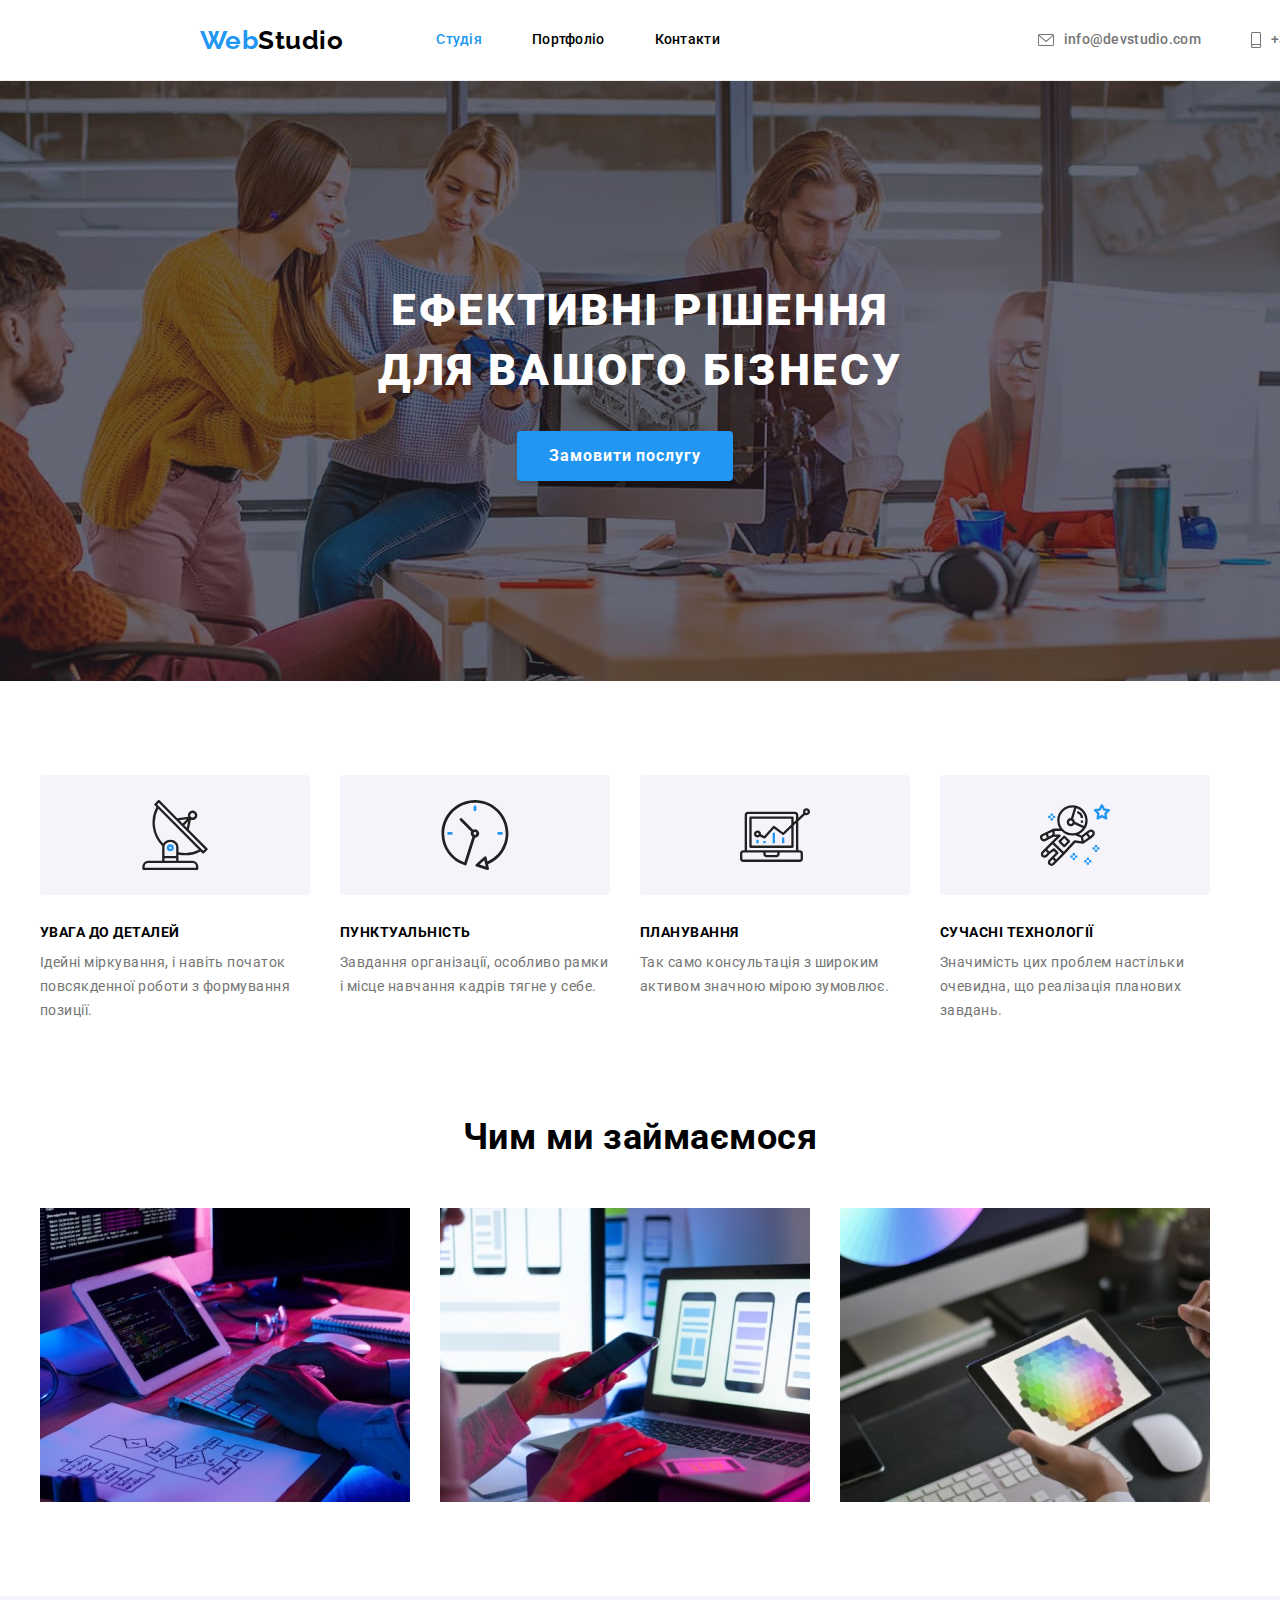
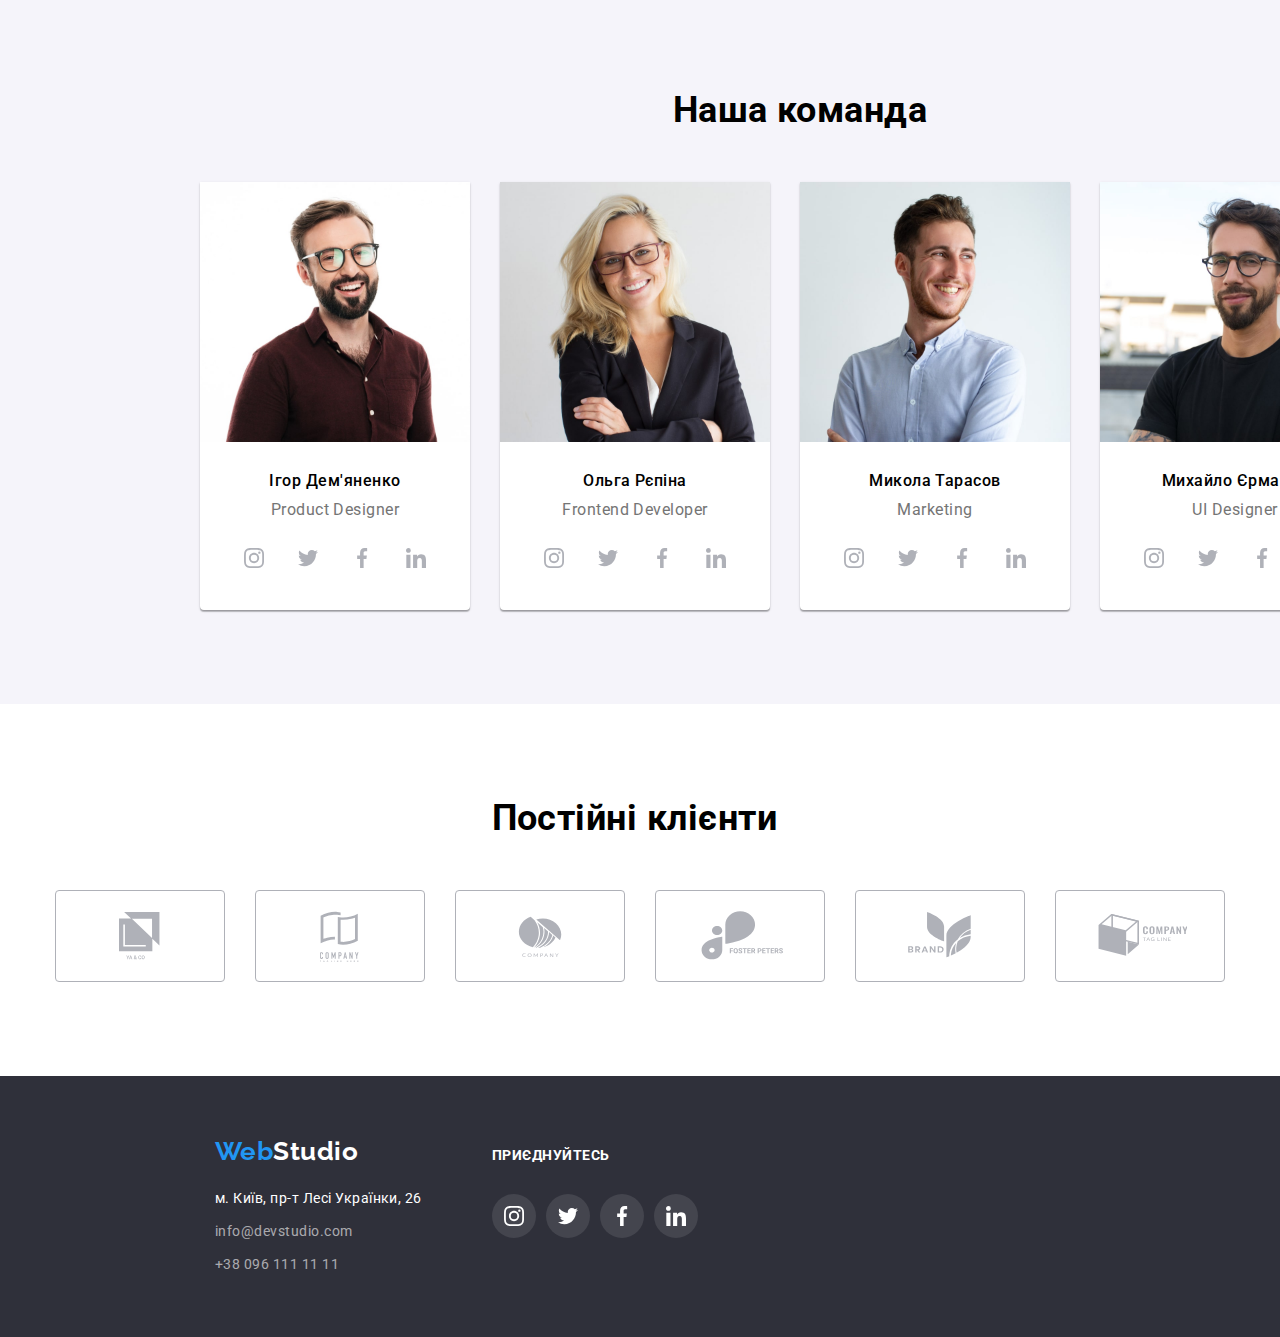
<file: index.html>
<!DOCTYPE html>
<html lang="uk">
<head>
    <meta charset="UTF-8">
    <meta http-equiv="X-UA-Compatible" content="IE=edge">
    <meta name="viewport" content="width=device-width, initial-scale=1.0">
    <title>WebStudio</title>
    <link rel="preconnect" href="https://fonts.googleapis.com">
    <link rel="preconnect" href="https://fonts.gstatic.com" crossorigin>
    <link href="https://fonts.googleapis.com/css2?family=Raleway:wght@700&family=Roboto:wght@400;500;700;900&display=swap" rel="stylesheet">
    <link rel="stylesheet" href="https://cdnjs.cloudflare.com/ajax/libs/modern-normalize/1.1.0/modern-normalize.min.css">
    <link rel="stylesheet" href="./css/styles.css">
</head>
<body>
    <header class="header">
        <div class="container main-nav">
        <a href="./index.html" class="logo-text"><span class="logo">Web</span>Studio</a>
        <nav class="header-nav">
            <ul class="site-nav marker">
                <li class="item"><a href="" class="link current">Студія</a></li>
                <li class="item"><a href="./portfolio.html" class="link">Портфоліо</a></li>
                <li class="item"><a href="" class="link">Контакти</a></li>
            </ul>    
        </nav>
        <ul class="contacts marker">
            <li class="item"><a href="mailto:info@devstudio.com" class="contact-list">
                <svg class="contacts-icon envelope" width="16" height="12">
                    <use href="./img/icons.svg#icon-envelope"></use>
                </svg>
                info@devstudio.com</a>
            </li>
            <li class="item"><a href="tel:+380961111111" class="contact-list">
                <svg class="contacts-icon smartphone" width="10" height="16">
                    <use href="./img/icons.svg#icon-smartphone"></use>
                </svg>+38 096 111 11 11</a></li>
        </ul>
        </div>      
    </header>
    <main>
        <!-- Hero -->
        <section class="hero">
            <div class="container">
            <h1 class="hero-title">Ефективні рішення для вашого бізнесу</h1>
            <button type="button" class="hero-btn">Замовити послугу</button>
            </div>
        </section>
        
        <!-- Особливості -->
        <div class="container">
            <section class="features-section">
                 
            <h2 hidden>Особливості</h2>
            <ul class="features marker">
                
                <li>
                    <div class="features-svg">
                    <svg width="70" height="70">
                        <use href="./img/icons.svg#icon-antenna"></use>
                    </svg>
                    </div>
                    <h3 class="features-title">УВАГА ДО ДЕТАЛЕЙ</h3>
                    <p class="features-text">Ідейні міркування, і навіть початок повсякденної роботи з формування позиції.</p>
                </li>
                
                
                <li>
                    <div class="features-svg">
                        <svg width="70" height="70">
                            <use href="./img/icons.svg#icon-clock"></use>
                        </svg>
                    </div>
                    <h3 class="features-title">ПУНКТУАЛЬНІСТЬ</h3>
                    <p class="features-text">Завдання організації, особливо рамки і місце навчання кадрів тягне у себе.</p>
                </li>
                
               
                <li>
                    <div class="features-svg">
                        <svg width="70" height="70">
                            <use href="./img/icons.svg#icon-diagram"></use>
                        </svg>
                    </div>
                    <h3 class="features-title">ПЛАНУВАННЯ</h3>
                    <p class="features-text">Так само консультація з широким активом значною мірою зумовлює.</p>
                </li>
                
                
                <li>
                    <div class="features-svg">
                        <svg width="70" height="70">
                            <use href="./img/icons.svg#icon-astronaut"></use>
                        </svg>
                    </div>
                    <h3 class="features-title">СУЧАСНІ ТЕХНОЛОГІЇ</h3>
                    <p class="features-text">Значимість цих проблем настільки очевидна, що реалізація планових завдань.</p>
                </li>
             
            </ul>
            </section>
        </div>
        
        <!-- Чим ми займаємось -->
        <section>
            <div class="container">
            <h2 class="activity-title">Чим ми займаємося</h2>
            <ul class="activity marker">
                <li><a href=""><img src="./img/box_1.jpg" alt="людина друкує на клавіатурі" width="370"></a></li>
                <li><a href=""><img src="./img/box_2.jpg" alt="телефон і ноутбук" width="370"></a></li>
                <li><a href=""><img src="./img/box_3.jpg" alt="малювання на планшеті" width="370"></a></li>
            </ul>
            </div>
        </section>
        <!-- Наша команда -->
        <section class="team-section">
            <div class="team-box container">
            <h2 class="team-title">Наша команда</h2>
            <ul class="team marker">
                <li class="team-list">
                    <img src="./img/img_1.jpg" alt="чоловік в окулярах" width="270">
                    <h3 class="team-name">Ігор Дем'яненко</h3>
                    <p class="team-role">Product Designer</p>
                    <ul class="team-soc-list marker">
                        <li class="team-soc-items">
                            <a href="#" class="team-soc-link">
                                <svg class="team-soc-icons" width="20" height="20">
                                    <use href="./img/icons.svg#icon-instagram"></use>
                                </svg>
                            </a>
                        </li>
                        <li class="team-soc-items">
                            <a href="#" class="team-soc-link">
                                <svg class="team-soc-icons" width="20" height="20">
                                    <use href="./img/icons.svg#icon-twitter"></use>
                                </svg>
                            </a>
                        </li>
                        <li class="team-soc-items">
                            <a href="#" class="team-soc-link">
                                <svg class="team-soc-icons" width="20" height="20">
                                    <use href="./img/icons.svg#icon-facebook"></use>
                                </svg>
                            </a>
                        </li>
                        <li class="team-soc-items">
                            <a href="#" class="team-soc-link">
                                <svg class="team-soc-icons" width="20" height="20">
                                    <use href="./img/icons.svg#icon-linkedin"></use>
                                </svg>
                            </a>
                        </li>
                    </ul>
                </li>
                <li class="team-list">
                    <img src="./img/img_2.jpg" alt="жінка в костюмі" width="270">
                    <h3 class="team-name">Ольга Рєпіна</h3>
                    <p class="team-role">Frontend Developer</p>
                    <ul class="team-soc-list marker">
                        <li class="team-soc-items">
                            <a href="#" class="team-soc-link">
                                <svg class="team-soc-icons" width="20" height="20">
                                    <use href="./img/icons.svg#icon-instagram"></use>
                                </svg>
                            </a>
                        </li>
                        <li class="team-soc-items">
                            <a href="#" class="team-soc-link">
                                <svg class="team-soc-icons" width="20" height="20">
                                    <use href="./img/icons.svg#icon-twitter"></use>
                                </svg>
                            </a>
                        </li>
                        <li class="team-soc-items">
                            <a href="#" class="team-soc-link">
                                <svg class="team-soc-icons" width="20" height="20">
                                    <use href="./img/icons.svg#icon-facebook"></use>
                                </svg>
                            </a>
                        </li>
                        <li class="team-soc-items">
                            <a href="#" class="team-soc-link">
                                <svg class="team-soc-icons" width="20" height="20">
                                    <use href="./img/icons.svg#icon-linkedin"></use>
                                </svg>
                            </a>
                        </li>
                    </ul>
                </li>
                <li class="team-list">
                    <img src="./img/img_3.jpg" alt="усміхнений чоловік" width="270">
                    <h3 class="team-name">Микола Тарасов</h3>
                    <p class="team-role">Marketing</p>
                    <ul class="team-soc-list marker">
                        <li class="team-soc-items">
                            <a href="#" class="team-soc-link">
                                <svg class="team-soc-icons" width="20" height="20">
                                    <use href="./img/icons.svg#icon-instagram"></use>
                                </svg>
                            </a>
                        </li>
                        <li class="team-soc-items">
                            <a href="#" class="team-soc-link">
                                <svg class="team-soc-icons" width="20" height="20">
                                    <use href="./img/icons.svg#icon-twitter"></use>
                                </svg>
                            </a>
                        </li>
                        <li class="team-soc-items">
                            <a href="#" class="team-soc-link">
                                <svg class="team-soc-icons" width="20" height="20">
                                    <use href="./img/icons.svg#icon-facebook"></use>
                                </svg>
                            </a>
                        </li>
                        <li class="team-soc-items">
                            <a href="#" class="team-soc-link">
                                <svg class="team-soc-icons" width="20" height="20">
                                    <use href="./img/icons.svg#icon-linkedin"></use>
                                </svg>
                            </a>
                        </li>
                    </ul>
                </li>
                <li class="team-list">
                    <img src="./img/img_4.jpg" alt="чоловік в окулярах" width="270">
                    <h3 class="team-name">Михайло Єрмаков</h3>
                    <p class="team-role">UI Designer</p>
                    <ul class="team-soc-list marker">
                        <li class="team-soc-items">
                            <a href="#" class="team-soc-link">
                                <svg class="team-soc-icons" width="20" height="20">
                                    <use href="./img/icons.svg#icon-instagram"></use>
                                </svg>
                            </a>
                        </li>
                        <li class="team-soc-items">
                            <a href="#" class="team-soc-link">
                                <svg class="team-soc-icons" width="20" height="20">
                                    <use href="./img/icons.svg#icon-twitter"></use>
                                </svg>
                            </a>
                        </li>
                        <li class="team-soc-items">
                            <a href="#" class="team-soc-link">
                                <svg class="team-soc-icons" width="20" height="20">
                                    <use href="./img/icons.svg#icon-facebook"></use>
                                </svg>
                            </a>
                        </li>
                        <li class="team-soc-items">
                            <a href="#" class="team-soc-link">
                                <svg class="team-soc-icons" width="20" height="20">
                                    <use href="./img/icons.svg#icon-linkedin"></use>
                                </svg>
                            </a>
                        </li>
                    </ul>
                </li>
            </ul>   
            </div>
        </section>
        <!-- Постійні клієнти -->
        <section class="client-section">
            <div class="container">
                <h2 class="client-title">Постійні клієнти</h2>
                <ul class="client-list marker">
                    <li class="client-item">
                        <a href="#" class="client-link">
                            <svg class="client-icon" width="42" height="48">
                                <use href="./img/icons.svg#icon-first_logo"></use>
                            </svg>
                        </a>
                    </li>
                    <li class="client-item">
                        <a href="#" class="client-link">
                            <svg class="client-icon" width="40" height="53">
                                <use href="./img/icons.svg#icon-second_logo"></use>
                            </svg>
                        </a>
                    </li>
                    <li class="client-item">
                        <a href="#" class="client-link">
                            <svg class="client-icon" width="44" height="42">
                                <use href="./img/icons.svg#icon-third_logo"></use>
                            </svg>
                        </a>
                    </li>
                    <li class="client-item">
                        <a href="#" class="client-link">
                            <svg class="client-icon" width="89" height="49">
                                <use href="./img/icons.svg#icon-fourth_logo"></use>
                            </svg>
                        </a>
                    </li>
                    <li class="client-item">
                        <a href="#" class="client-link">
                            <svg class="client-icon" width="66" height="48">
                                <use href="./img/icons.svg#icon-fifth_logo"></use>
                            </svg>
                        </a>
                    </li>
                    <li class="client-item">
                        <a href="#" class="client-link">
                            <svg class="client-icon" width="94" height="44">
                                <use href="./img/icons.svg#icon-six_logo"></use>
                            </svg>
                        </a>
                    </li>
                </ul>
            </div>
        </section>
    </main>
   <footer>
    <div class="address container">
        <div class="footer-address-box">
            <address>
                <a href="./index.html" class="logo">Web<span class="logo-footer">Studio</span></a>
                <p class="address-point">м. Київ, пр-т Лесі Українки, 26</p>
                <ul class="marker">
                    <li class="foot-addr-item"><a href="mailto:info@devstudio.com" class="contacts-list">info@devstudio.com</a></li>
                    <li class="foot-addr-item"><a href="tel:+380961111111" class="contacts-list">+38 096 111 11 11</a></li>
                </ul>
            </address>
        </div>

        <div class="footer-soc-box">
            <h3 class="footer-soc-title">Приєднуйтесь</h3>
            <ul class="footer-soc-list marker">
                <li class="footer-soc-items">
                    <a href="#" class="footer-soc-link">
                        <svg class="footer-soc-icons" width="20" height="20">
                            <use href="./img/icons.svg#icon-instagram"></use>
                        </svg>
                    </a>
                </li>
                <li class="footer-soc-items">
                    <a href="#" class="footer-soc-link">
                        <svg class="footer-soc-icons" width="20" height="20">
                            <use href="./img/icons.svg#icon-twitter"></use>
                        </svg>
                    </a>
                </li>
                <li class="footer-soc-items">
                    <a href="#" class="footer-soc-link">
                        <svg class="footer-soc-icons" width="20" height="20">
                            <use href="./img/icons.svg#icon-facebook"></use>
                        </svg>
                    </a>
                </li>
                <li class="footer-soc-items">
                    <a href="#" class="footer-soc-link">
                        <svg class="footer-soc-icons" width="20" height="20">
                            <use href="./img/icons.svg#icon-linkedin"></use>
                        </svg>
                    </a>
                </li>
            </ul>
        </div>
    </div>
    
   </footer>
</body>
</html>
</file>
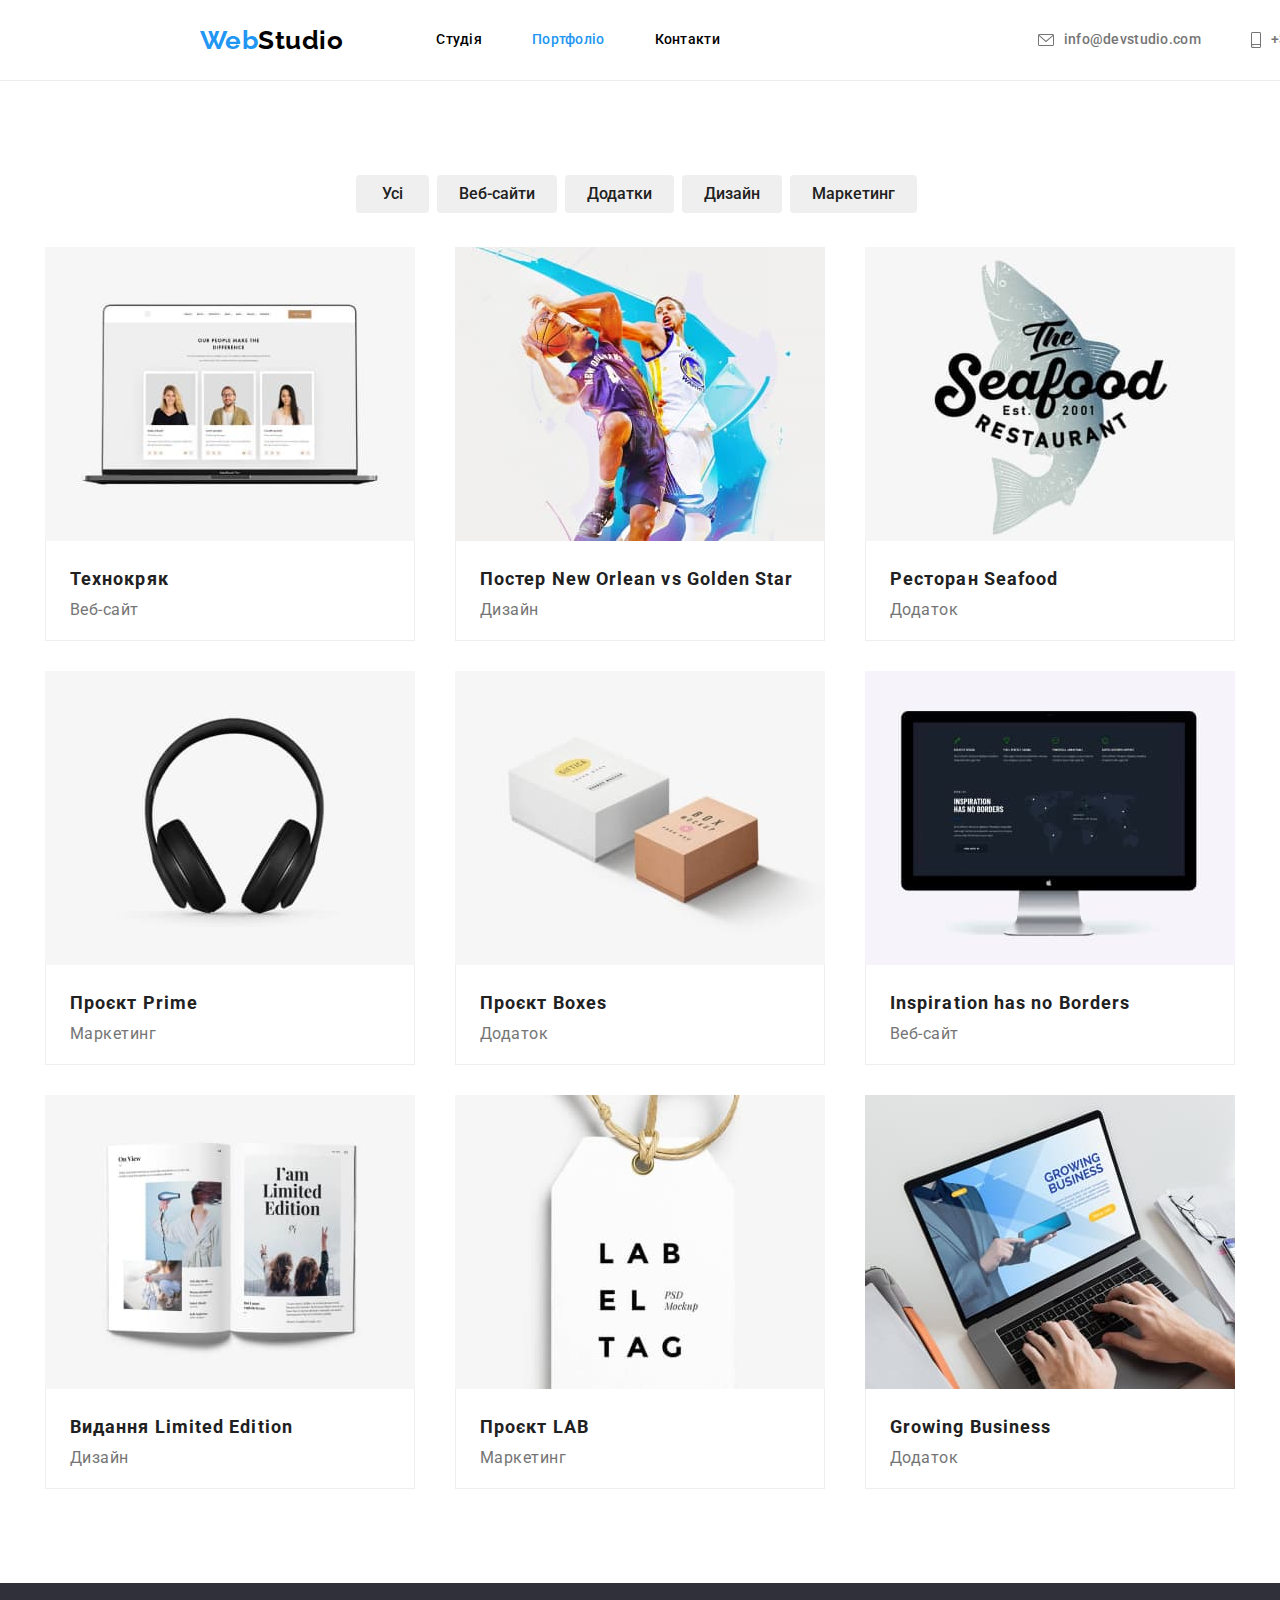
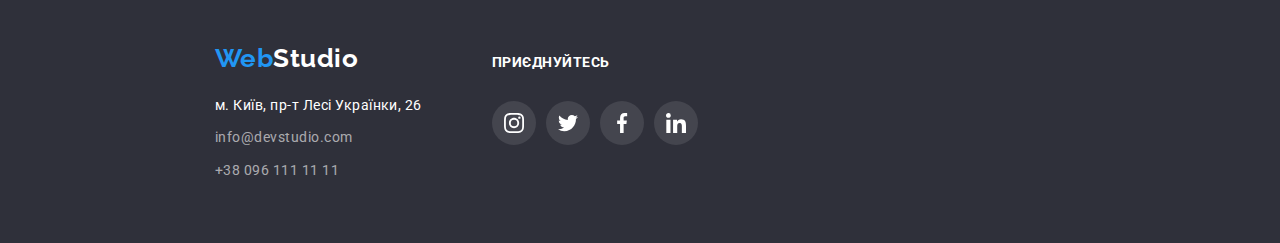
<file: portfolio.html>
<!DOCTYPE html>
<html lang="uk">
<head>
    <meta charset="UTF-8">
    <meta http-equiv="X-UA-Compatible" content="IE=edge">
    <meta name="viewport" content="width=device-width, initial-scale=1.0">
    <title>Portfolio</title>
    <link rel="preconnect" href="https://fonts.googleapis.com">
    <link rel="preconnect" href="https://fonts.gstatic.com" crossorigin>
    <link href="https://fonts.googleapis.com/css2?family=Raleway:wght@700&family=Roboto:wght@400;500;700;900&display=swap" rel="stylesheet">
    <link rel="stylesheet" href="https://cdnjs.cloudflare.com/ajax/libs/modern-normalize/1.1.0/modern-normalize.min.css">
    <link rel="stylesheet" href="./css/styles.css">
</head>
<body>
    <header class="header">
        <div class="container main-nav">
            <a href="./index.html" class="logo-text"><span class="logo">Web</span>Studio</a>
            <nav class="header-nav">
                <ul class="site-nav marker">
                    <li class="item"><a href="./index.html" class="link">Студія</a></li>
                    <li class="item"><a href="" class="link current">Портфоліо</a></li>
                    <li class="item"><a href="" class="link">Контакти</a></li>
                </ul>    
            </nav>
            <ul class="contacts marker">
                <li class="item"><a href="mailto:info@devstudio.com" class="contact-list">
                <svg class="contacts-icon envelope" width="16" height="12">
                    <use href="./img/icons.svg#icon-envelope"></use>
                </svg>info@devstudio.com</a></li>
                <li class="item"><a href="tel:+380961111111" class="contact-list">
                    <svg class="contacts-icon smartphone" width="10" height="16">
                        <use href="./img/icons.svg#icon-smartphone"></use>
                    </svg>+38 096 111 11 11</a></li>
            </ul>
            </div>          
    </header>
  <main>
    <section class="portfolio-section">
        <div class="portfolio container">
            <h1 class="projects">Наші роботи</h1>
            <ul class="project-btn marker">
                <li><button type="button" class="project-filter-btn">Усі</button></li>
                <li><button type="button" class="project-filter-btn">Веб-сайти</button></li>
                <li><button type="button" class="project-filter-btn">Додатки</button></li>
                <li><button type="button" class="project-filter-btn">Дизайн</button></li>
                <li><button type="button" class="project-filter-btn">Маркетинг</button></li>
            </ul>
            <ul class="project-box marker">
                <li class="portfolio-list">
                    <a href=""><img src="./img/img_portfolio_1.jpg" alt="макет сайту на ноутбуці" width="370"></a>
                    <div class="pr-box">
                        <h2 class="project-title">Технокряк</h2>
                        <p class="project-dsc">Веб-сайт</p>
                    </div>
                </li>
                <li class="portfolio-list"> 
                    <a href=""><img src="./img/img_portfolio_2.jpg" alt="два баскетболіста з м'ячем" width="370"></a>
                    <div class="pr-box">
                        <h2 class="project-title">Постер New Orlean vs Golden Star</h2>
                        <p class="project-dsc">Дизайн</p>
                    </div>
    
                </li>
                <li class="portfolio-list">
                    <a href=""><img src="./img/img_portfolio_3.jpg" alt="логотип ресторану Seafood" width="370"></a>
                    <div class="pr-box">
                        <h2 class="project-title">Ресторан Seafood</h2>
                        <p class="project-dsc">Додаток</p>
                    </div>
                </li>
                <li class="portfolio-list">
                    <a href=""><img src="./img/img_portfolio_4.jpg" alt="навушники" width="370"></a>
                    <div class="pr-box">
                        <h2 class="project-title">Проєкт Prime</h2>
                        <p class="project-dsc">Маркетинг</p>
                    </div>
                </li>
                <li class="portfolio-list">
                    <a href=""><img src="./img/img_portfolio_5.jpg" alt="дві коробки біла і коричнева" width="370"></a>
                    <div class="pr-box">
                        <h2 class="project-title">Проєкт Boxes</h2>
                        <p class="project-dsc">Додаток</p>
                    </div>
                </li>
                <li class="portfolio-list">
                    <a href=""><img src="./img/img_portfolio_6.jpg" alt="apple iMac" width="370"></a>
                    <div class="pr-box">
                        <h2 class="project-title">Inspiration has no Borders</h2>
                        <p class="project-dsc">Веб-сайт</p>
                    </div>
                </li>
                <li class="portfolio-list">
                    <a href=""><img src="./img/img_portfolio_7.jpg" alt="розворот журналу" width="370"></a>
                    <div class="pr-box">
                        <h2 class="project-title">Видання Limited Edition</h2>
                        <p class="project-dsc">Дизайн</p>
                    </div>
                </li>
                <li class="portfolio-list">
                    <a href=""><img src="./img/img_portfolio_8.jpg" alt="бірка на шнурку з логотипом" width="370"></a>
                    <div class="pr-box">
                        <h2 class="project-title">Проєкт LAB</h2>
                        <p class="project-dsc">Маркетинг</p>
                    </div>
                </li>
                <li class="portfolio-list">
                    <a href=""><img src="./img/img_portfolio_9.jpg" alt="мужчина працює на леп топ" width="370"></a>
                    <div class="pr-box">
                        <h2 class="project-title">Growing Business</h2>
                        <p class="project-dsc">Додаток</p>
                    </div>
                </li>
            </ul>
        </div>
    </section>
   </main>
  <footer class="footer">
    <div class="address container">
        <div class="footer-address-box">
            <address>
                <a href="./index.html" class="logo">Web<span class="logo-footer">Studio</span></a>
                <p class="address-point">м. Київ, пр-т Лесі Українки, 26</p>
                <ul class="marker">
                    <li class="foot-addr-item"><a href="mailto:info@devstudio.com"
                            class="contacts-list">info@devstudio.com</a></li>
                    <li class="foot-addr-item"><a href="tel:+380961111111" class="contacts-list">+38 096 111 11 11</a></li>
                </ul>
            </address>
        </div>
    
        <div class="footer-soc-box">
            <h3 class="footer-soc-title">Приєднуйтесь</h3>
            <ul class="footer-soc-list marker">
                <li class="footer-soc-items">
                    <a href="#" class="footer-soc-link">
                        <svg class="footer-soc-icons" width="20" height="20">
                            <use href="./img/icons.svg#icon-instagram"></use>
                        </svg>
                    </a>
                </li>
                <li class="footer-soc-items">
                    <a href="#" class="footer-soc-link">
                        <svg class="footer-soc-icons" width="20" height="20">
                            <use href="./img/icons.svg#icon-twitter"></use>
                        </svg>
                    </a>
                </li>
                <li class="footer-soc-items">
                    <a href="#" class="footer-soc-link">
                        <svg class="footer-soc-icons" width="20" height="20">
                            <use href="./img/icons.svg#icon-facebook"></use>
                        </svg>
                    </a>
                </li>
                <li class="footer-soc-items">
                    <a href="#" class="footer-soc-link">
                        <svg class="footer-soc-icons" width="20" height="20">
                            <use href="./img/icons.svg#icon-linkedin"></use>
                        </svg>
                    </a>
                </li>
            </ul>
        </div>
    </div>
   </footer>
</html>
</file>
<file: css/styles.css>
:root {
  --header-color: #000000;
  --text-color: #757575;
  --main-color: #ffffff;
  --logo-color: #2196f3;
  --portfolio-main: #212121;
  --background-color: #2f303a;
  --header-bgc: #ececec;
}
body {
  font-family: Roboto, sans-serif;
  letter-spacing: 0.03em;
  background: var(--main-color);

  
}
img {
  display: block;
}

.marker {
  list-style: none;
  padding: 0;
  margin: 0;
}
.container {
  width: 1200px;
  margin-left: auto;
  margin-right: auto;
  /* padding-left: 15px;
  padding-right: 15px; */
  /* outline: 2px solid tomato; */
}

h1,
h2,
h3,
h4,
h5,
h6,
p,
ul {
  margin-top: 0;
  margin-bottom: 0;
}

/* Хедер */
.header {
    width: 1600px;
    margin-right: auto;
    margin-left: auto;
    border-bottom: 1px solid var(--header-bgc);
}

.main-nav {
    display: flex;
    align-items: center;
}

.site-nav .link {
  display: block;
  padding-top: 32px;
  padding-bottom: 32px;
  font-weight: 500;
  font-size: 14px;
  line-height: 1.14;
  letter-spacing: 0.02em;
  color: var(--header-color);
  text-decoration: none;
  cursor: pointer;
}
.link:hover,
.link:focus {
  color: var(--logo-color);
}
.link.current {
  color: var(--logo-color);
}

.header-nav {
    margin-left: 93px;
}
.site-nav {
  display: flex;
}
.site-nav .item {
  margin-right: 50px;
}
.site-nav .item:last-child {
  margin-right: 0;
}
.contacts {
  display: flex;
  margin-left: 318px;
}
.contacts .item + .item {
  margin-left: 50px;
}
.contact-list {
  display: flex;
  align-items: center;
}
.contacts-icon {
  margin-right: 10px;
  fill: currentColor;
}

/* Логотип */

.logo-text {
  font-family: 'Raleway';
  font-weight: 700;
  font-size: 26px;
  line-height: 1.19;
  color: var(--header-color);
  text-decoration: none;
}
.logo {
  font-family: 'Raleway';
  font-weight: 700;
  font-size: 26px;
  line-height: 1.19;
  color: var(--logo-color);
  text-decoration: none;
  font-style: normal;
}

/*  Контакти */
.contact-list {
  font-weight: 500;
  font-size: 14px;
  line-height: 1.14;
  letter-spacing: 0.02em;
  color: var(--text-color);
  text-decoration: none;
}
.contact-list:hover,
.contact-list:focus {
  color: var(--logo-color);
}

/* .contacts {
  display: flex;
  align-items: center;
}
.contacts-icon {
  margin-right: 10px;
  fill: currentColor;
  
} */

/* Hero */
.hero {
  height: 600px;
  max-width: 1600px;
  margin-left: auto;
  margin-right: auto;
  padding-bottom: 200px;
  background-color: #C4C4C4;
  background-image: linear-gradient(rgba(47, 48, 58, 0.4), rgba(47, 48, 58, 0.4)), url(../img/hero_bg.jpg);
  background-repeat: no-repeat;
  background-size: cover;
  background-position: center;
  
}
.hero-title {
  color: var(--main-color);
  font-weight: 900;
  font-size: 44px;
  line-height: 1.36;
  letter-spacing: 0.06em;
  text-transform: uppercase;
  padding-top: 200px;
  margin-bottom: 30px;
  text-align: center;
  width: 608px;
  margin-left: auto;
  margin-right: auto;
}
.hero-btn {
  padding: 10px 24px;
  
  color: var(--main-color);
  background-color: var(--logo-color);
  border: 0;
  font-weight: 700;
  font-size: 16px;
  line-height: 1.87;
  letter-spacing: 0.06em;
  cursor: pointer;
  font-family: inherit;
  box-shadow: 0px 4px 4px rgba(0, 0, 0, 0.15);
  border-radius: 4px;
  width: 216px;
  margin-left: 477px;
}
.hero-btn:hover,
.hero-btn:focus {
  color: var(--header-color);
  background-color: var(--main-color);
  cursor: pointer;
}


/* Особливості */
.features-title {
  color: var(--header-color);
  font-weight: 700;
  font-size: 14px;
  line-height: 1.14;
  text-transform: uppercase;
  margin-bottom: 10px;
}
.features-text {
  color: var(--text-color);
  font-weight: 400;
  font-size: 14px;
  line-height: 1.71;
  width: 270px;
}
.features-section {
    padding-top: 94px;
    padding-bottom: 94px;
}

.features {
  display: flex;
  flex-wrap: wrap;
  gap: 30px;
   
}
.features-svg {
  background-color: #F5F4FA;
  width: 270px;
  height: 120px;
  border-radius: 4px;
  margin-bottom: 30px;
  display: flex;
  align-items: center;
  justify-content: center;
}

/* Чим ми займаємося */
.activity {
  color: var(--header-color);
  margin-top: 0;
  display: flex;
  flex-wrap: wrap;
  gap: 30px;

  
}

.activity-title {
  text-align: center;
  margin-bottom: 50px;
  font-weight: 700;
  font-size: 36px;
  line-height: 1.16;
}

/* Наша команда */
.team {
  text-align: center;  
  display: flex;
  flex-wrap: wrap;
  gap: 30px;
  width: 1170px;
  margin-left: 200px;

 
}
.team-section {
  padding-top: 94px;
}
.team-box {
  background-color: #f5f4fa;
  width: 1600px;
  padding-top: 94px;
  padding-bottom: 94px;
}
.team-title {
  color: var(--header-color);
  font-weight: 700;
  font-size: 36px;
  line-height: 1.16;
  text-align: center;
  
  margin-bottom: 50px;
}
.team-name {
  color: var(--header-color);
  font-weight: 500;
  font-size: 16px;
  line-height: 1.18;
  margin-top: 30px;
}
.team-role {
  color: var(--text-color);
  font-weight: 400;
  font-size: 16px;
  line-height: 1.18;
  margin-top: 10px;
}
.team-list {
  width: 270px;
  height: 428px;
  background: var(--main-color);
  box-shadow: 0px 1px 3px rgba(0, 0, 0, 0.12), 0px 1px 1px rgba(0, 0, 0, 0.14),
    0px 2px 1px rgba(0, 0, 0, 0.2);
  border-radius: 0px 0px 4px 4px;
}
.team-soc-list {
  display: flex;
  justify-content: center;
  align-items: center;
  margin-top: 16px;
}

.team-soc-items {
  width: 44px;
  height: 44px;
}

.team-soc-items:not(:last-child) {
  margin-right: 10px;
}
.team-soc-link {
  display: flex;
  justify-content: center;
  align-items: center;
  border-radius: 50%;
  
  fill: #AFB1B8;
  width: 100%;
  height: 100%;
}

.team-soc-link:hover {
  background-color: var(--logo-color);
  fill: var(--main-color);
}

/* Постійні клієнти */
.client-section {
  padding-bottom: 94px;
  padding-top: 94px;
}

.client-title {
  width: 297px;
  margin-right: auto;
  margin-left: auto;
  margin-bottom: 50px;
  
  font-weight: 700;
  font-size: 36px;
  line-height: 1.16;
}

.client-list {
  display: flex;
  justify-content: center;
  align-items: center;
}

.client-item {
  width: 170px;
  height: 92px;

  border: 1px solid #afb1b8;
  border-radius: 4px;
}

.client-item:not(:last-child) {
  margin-right: 30px;
}

.client-link {
  display: flex;
  justify-content: center;
  align-items: center;

  width: 100%;
  height: 100%;
}

.client-icon {
  fill: #afb1b8;
}

.client-item:focus,
.client-item:hover .client-icon {
  fill: var(--logo-color);
}

.client-item:focus,
.client-item:hover {
  border-color: var(--logo-color);
}




/* Футер */
.logo-footer {
  font-family: 'Raleway';
  font-size: 26px;
  line-height: 1.19;
  color: var(--main-color);
}

.address {
  padding-top: 60px;
  padding-bottom: 60px;
  background-color: var(--background-color);
  width: 1600px;
  padding-left: 215px;
  display: flex;
  align-items: baseline;
}
.address-point {
  color: var(--main-color);
  font-weight: 400;
  font-size: 14px;
  line-height: 1.71;
  font-style: normal;
  margin-top: 20px;
}
.contacts-list {
  text-decoration: none;
  font-weight: 400;
  font-size: 14px;
  line-height: 1.71;
  color: rgba(255, 255, 255, 0.6);
  font-style: normal;
  margin-top: 9px;
}
.contacts-list:hover,
.contacts-list:focus {
  color: var(--logo-color);
}
.foot-addr-item {
  margin-top: 9px;
}
.footer-main-container {
  display: flex;
  align-items: baseline;
}

.address-container {
  margin-right: 70px;
}
.footer-soc-box {
  margin-left: 70px;

}
.footer-soc-title {
  margin-bottom: 30px;

  font-weight: 700;
  font-size: 14px;
  line-height: 1.14;
  text-transform: uppercase;

  color: var(--main-color);
}
.footer-soc-list {
  display: flex;
}

.footer-soc-items {
  width: 44px;
  height: 44px;


}

.footer-soc-items:not(:last-child) {
  margin-right: 10px;
}

.footer-soc-link {
  display: flex;
  justify-content: center;
  align-items: center;

  width: 100%;
  height: 100%;


  background-color: rgba(255, 255, 255, 0.1);
  border-radius: 50%;
}

.footer-soc-link:hover {
  background-color: var(--logo-color);
}

.footer-soc-icons {
  fill: var(--main-color);
}

/*  Портфоліо */

.projects {
  position: absolute;
  width: 1px;
  height: 1px;
  margin: -1px;
  border: 0;
  padding: 0;

  white-space: nowrap;
  clip-path: inset(100%);
  clip: rect(0 0 0 0);
  overflow: hidden;
}
.project-btn {
  display: flex;
  justify-content: center;
}
.project-filter-btn {
  color: var(--portfolio-main);
  border: 0;
  cursor: pointer;
  font-weight: 500;
  font-size: 16px;
  line-height: 1.62;
  font-family: inherit;
  
  min-width: 73px;
  height: 38px;
  border-radius: 4px;
  margin-right: 8px;
  padding: 6px 22px;
  

}
.project-filter-btn:hover,
.project-filter-btn:focus {
  color: var(--main-color);
  background-color: var(--logo-color);
  border: 0;
  min-width: 73px;
  height: 38px;
  border-radius: 4px;
}

.portfolio-section {
    padding-top: 94px;
    padding-bottom: 94px;
}
.project-box {
  display: flex;
  flex-wrap: wrap;
  justify-content: space-around;
  gap: 30px;

  margin-top: 34px;
  
}
.project-title {
  color: var(--portfolio-main);
  font-weight: 700;
  font-size: 18px;
  line-height: 2;
  letter-spacing: 0.06em;
 
  padding-top: 20px;
  padding-left: 24px;
  margin-bottom: 4px;
}
.project-dsc {
  color: var(--text-color);
  font-weight: 400;
  font-size: 16px;
  line-height: 1.18;
  /* margin-top: 4px; */
  margin-bottom: 20px;
  margin-left: 24px;
}
.pr-box {
  border-left: 1px solid #eeeeee;
  border-right: 1px solid #eeeeee;
  border-bottom: 1px solid #eeeeee;
  width: 370px;
  /* height: 110px; */
}
.portfolio-list:hover {
  box-shadow: 0px 1px 1px rgba(0, 0, 0, 0.12), 0px 4px 4px rgba(0, 0, 0, 0.06), 1px 4px 6px rgba(0, 0, 0, 0.16);
}
</file>
